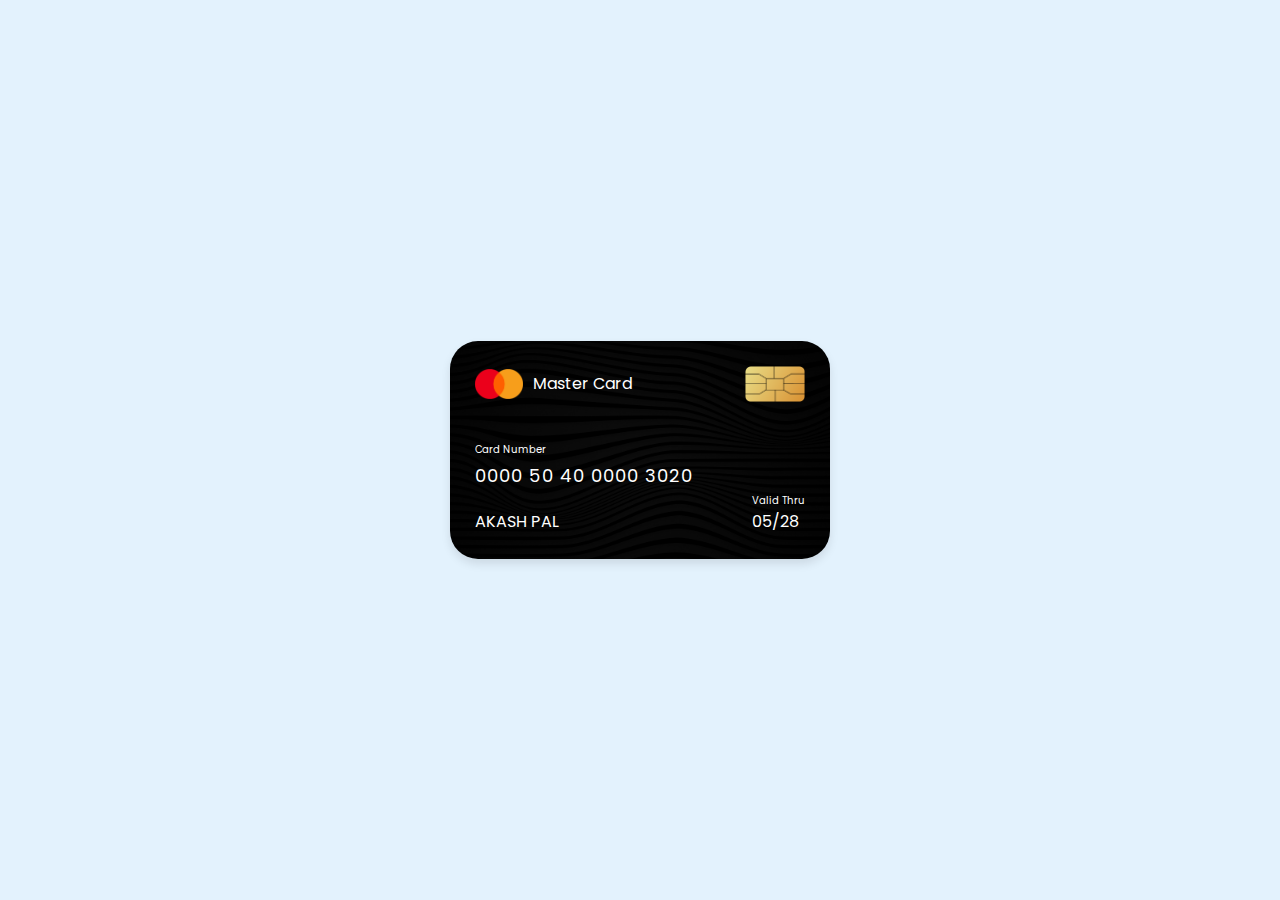
<file: HTML-CSS/CreditCard/index.html>
<!DOCTYPE html>
<html lang="en">
<head>
    <meta charset="UTF-8">
    <meta name="viewport" content="width=device-width, initial-scale=1.0">
    <link rel="stylesheet" href="style.css">
    <title>Credit Card</title>
</head>
<body>
    <div class="container">
        <header>
            <span class="logo">
                <img src="./images/logo.png" alt="">
                <h5>Master Card</h5>
            </span>
            <img src="./images/chip.png" alt="" class="chip">
        </header>

        <div class="card-details">
            <div class="name-number">
                <h6>Card Number</h6>
                <h5 class="number">0000 50 40 0000 3020</h5>
                <h5 class="name">AKASH PAL</h5>
            </div>
            <div class="valid-date">
                <h6>Valid Thru</h6>
                <h5>05/28</h5>
            </div>
        </div>
    </div>
</body>
</html>
</file>
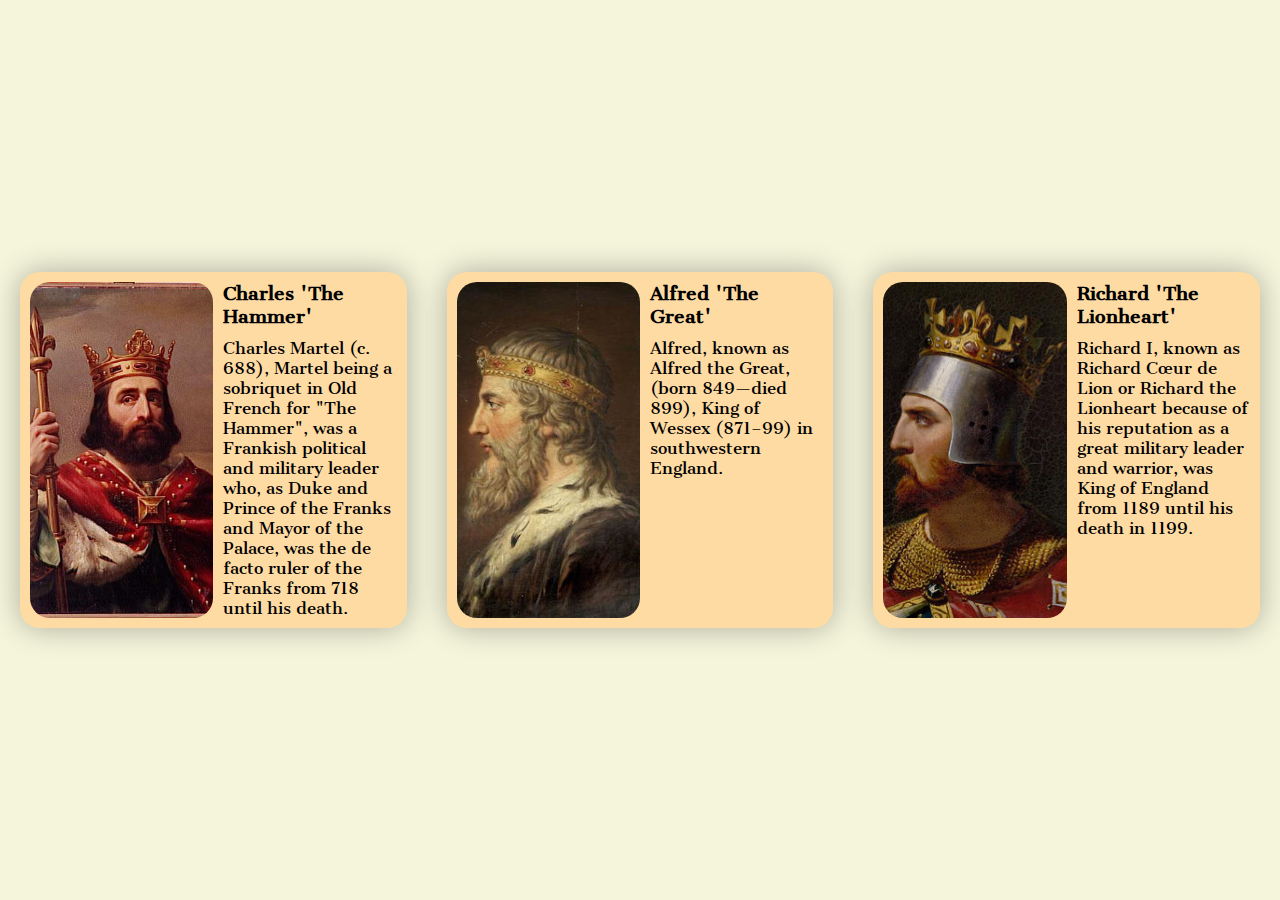
<file: HTML-CSS/GridHistoryCard/index.html>
<!DOCTYPE html>
<html lang="en">
<head>
    <meta charset="UTF-8">
    <meta name="viewport" content="width=device-width, initial-scale=1.0">
    <link rel="stylesheet" href="style.css">
    <title>Historical Grids</title>
</head>
<body>
    <div class="cards">
        <div class="card card-1">
            <div class="container">
                <img src="./image/Charles-Martel.jpg" alt="">
            </div>
            <div class="details">
                <h3>Charles 'The Hammer'</h3>
                <p>Charles Martel (c. 688), Martel being a sobriquet in Old French for "The Hammer", was a Frankish political and military leader who, as Duke and Prince of the Franks and Mayor of the Palace, was the de facto ruler of the Franks from 718 until his death.</p>
            </div>
        </div>
        <div class="card card-2">
            <div class="container">
                <img src="./image/alfred_the_great.jpg" alt="">
            </div>
            <div class="details">
                <h3>Alfred 'The Great'</h3>
                <p>Alfred, known as Alfred the Great, (born 849—died 899), King of Wessex (871–99) in southwestern England. </p>
            </div>
        </div>
        <div class="card card-3">
            <div class="container">
                <img src="./image/richard_lionheart.jpg" alt="">
            </div>
            <div class="details">
                <h3>Richard 'The Lionheart'</h3>
                <p>Richard I, known as Richard Cœur de Lion or Richard the Lionheart because of his reputation as a great military leader and warrior, was King of England from 1189 until his death in 1199.</p>
            </div>
        </div>
    </div>
</body>
</html>
</file>
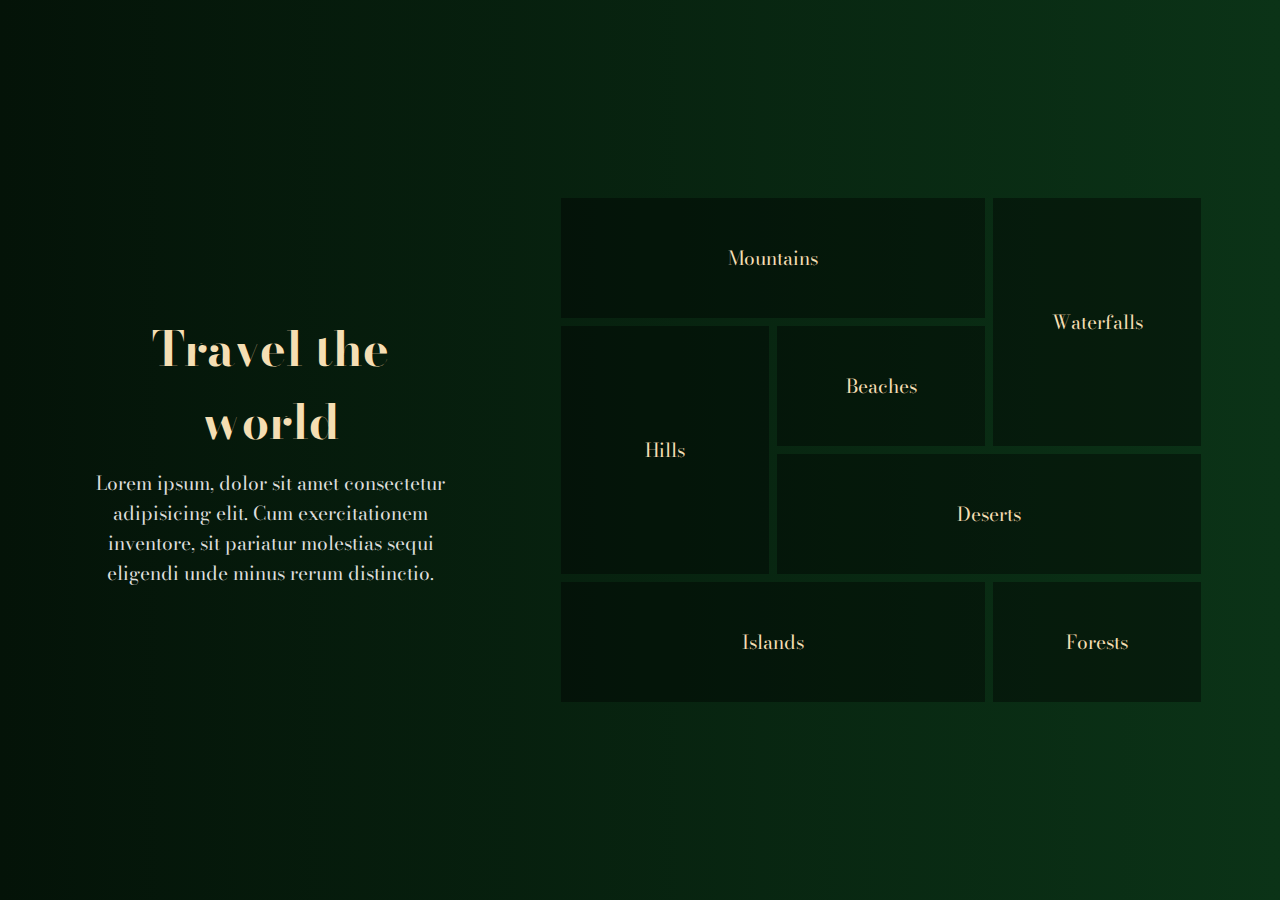
<file: HTML-CSS/TravelGrid/index.html>
<!DOCTYPE html>
<html lang="en">
<head>
    <meta charset="UTF-8">
    <meta name="viewport" content="width=device-width, initial-scale=1.0">
    <link rel="stylesheet" href="style.css">
    <title>Travel Card</title>
</head>
<body>
    <div class="container">
        <div class="left-text">
            <h2 class="heading">Travel the world</h2>
            <p class="sub-heading">Lorem ipsum, dolor sit amet consectetur adipisicing elit. Cum exercitationem inventore, sit pariatur molestias sequi eligendi unde minus rerum distinctio.</p>
        </div>
        <div class="gallery">
            <div class="box box-1" style="background-image: url(https://images.unsplash.com/photo-1464822759023-fed622ff2c3b?q=80&w=1740&auto=format&fit=crop&ixlib=rb-4.0.3&ixid=M3wxMjA3fDB8MHxwaG90by1wYWdlfHx8fGVufDB8fHx8fA%3D%3D);">Mountains</div>
            <div class="box box-2" style="background-image: url(https://images.unsplash.com/photo-1519582149095-fe7d19b2a3d2?q=80&w=1609&auto=format&fit=crop&ixlib=rb-4.0.3&ixid=M3wxMjA3fDB8MHxwaG90by1wYWdlfHx8fGVufDB8fHx8fA%3D%3D);">Waterfalls</div>
            <div class="box box-3" style="background-image: url(https://images.unsplash.com/photo-1580917388462-2e09d69dff51?q=80&w=1887&auto=format&fit=crop&ixlib=rb-4.0.3&ixid=M3wxMjA3fDB8MHxwaG90by1wYWdlfHx8fGVufDB8fHx8fA%3D%3D);">Hills</div>
            <div class="box box-4" style="background-image: url(https://plus.unsplash.com/premium_photo-1669748158379-b1460474807c?q=80&w=1740&auto=format&fit=crop&ixlib=rb-4.0.3&ixid=M3wxMjA3fDB8MHxwaG90by1wYWdlfHx8fGVufDB8fHx8fA%3D%3D);">Beaches</div>
            <div class="box box-5" style="background-image: url(https://images.unsplash.com/photo-1509316785289-025f5b846b35?q=80&w=1752&auto=format&fit=crop&ixlib=rb-4.0.3&ixid=M3wxMjA3fDB8MHxwaG90by1wYWdlfHx8fGVufDB8fHx8fA%3D%3D);">Deserts</div>
            <div class="box box-6" style="background-image: url(https://images.unsplash.com/photo-1590523741831-ab7e8b8f9c7f?q=80&w=1674&auto=format&fit=crop&ixlib=rb-4.0.3&ixid=M3wxMjA3fDB8MHxwaG90by1wYWdlfHx8fGVufDB8fHx8fA%3D%3D);">Islands</div>
            <div class="box box-7" style="background-image: url(https://images.unsplash.com/photo-1556648011-e01aca870a81?q=80&w=1887&auto=format&fit=crop&ixlib=rb-4.0.3&ixid=M3wxMjA3fDB8MHxwaG90by1wYWdlfHx8fGVufDB8fHx8fA%3D%3D);">Forests</div>
        </div>
    </div>
</body>
</html>
</file>
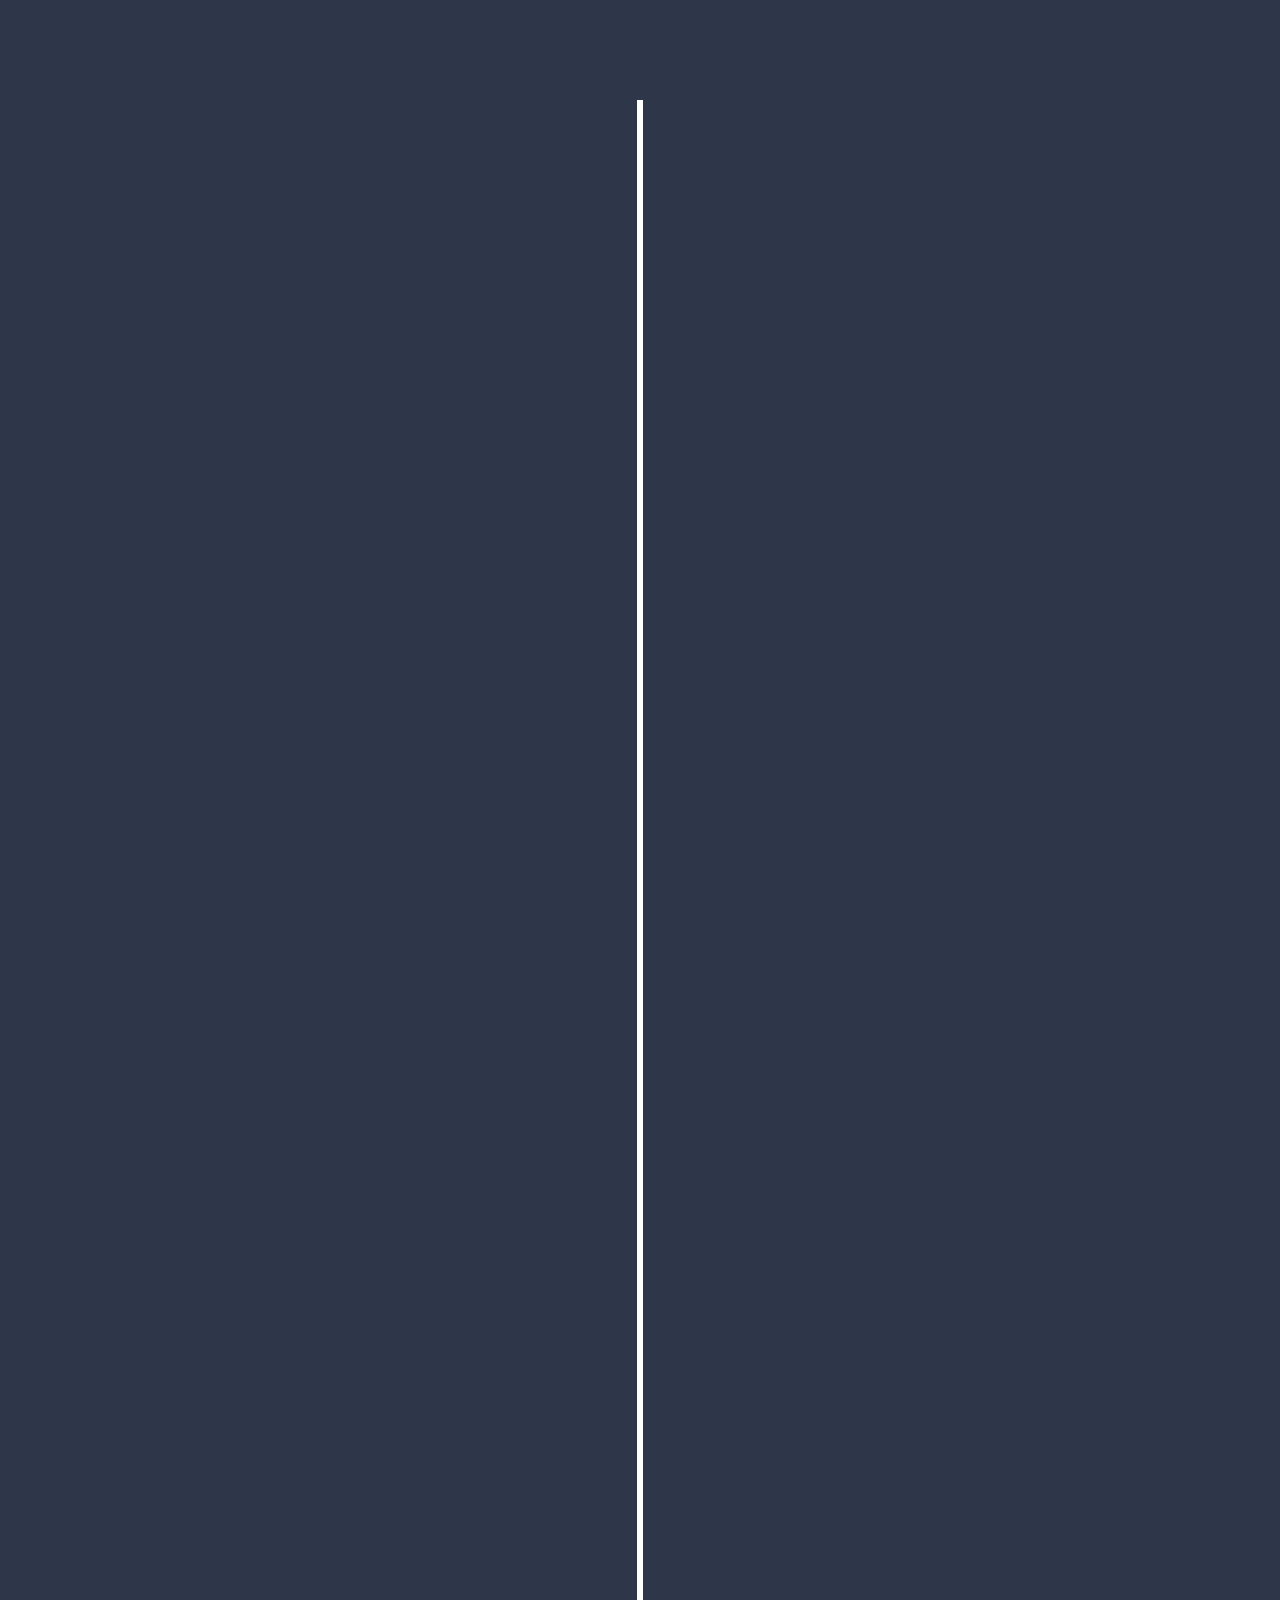
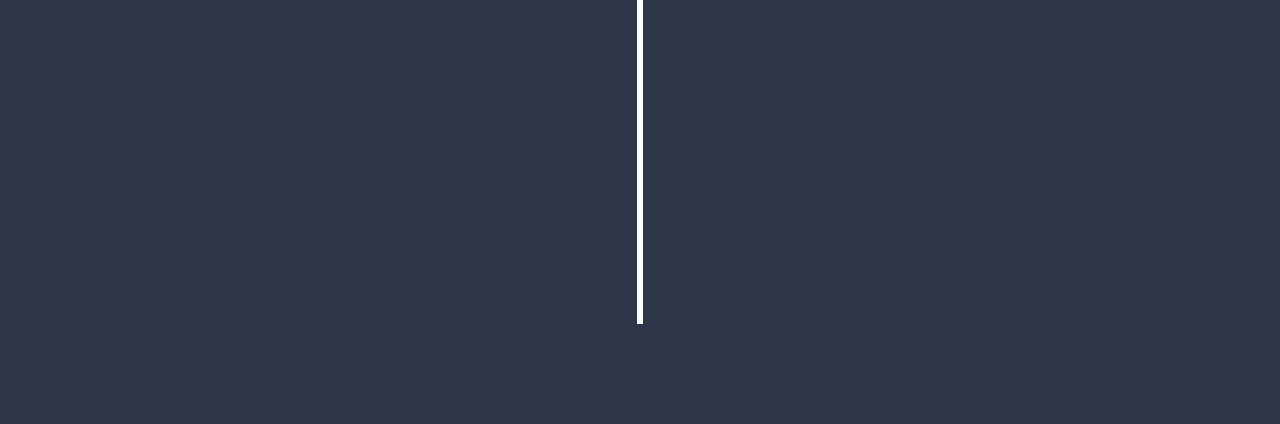
<file: HTML-CSS/WinTime/index.html>
<!DOCTYPE html>
<html lang="en">
<head>
    <meta charset="UTF-8">
    <meta name="viewport" content="width=device-width, initial-scale=1.0">
    <link rel="stylesheet" href="style.css">
    <title>Windows Timeline</title>
</head>
<body>
    <div class="timeline">
        <div class="container left-container">
            <img src="./image/1.0.png" alt="">
            <div class="text-box">
                <h2>Windows 1.0</h2>
                <small>1985</small>
                <p>Lorem, ipsum dolor sit amet consectetur adipisicing elit. Iusto, illum?</p>
                <span class="left-container-arrow"></span>
            </div>
        </div>
        <div class="container right-container">
            <img src="./image/2.0.png" alt="">
            <div class="text-box">
                <h2>Windows 2.0</h2>
                <small>1987</small>
                <p>Lorem, ipsum dolor sit amet consectetur adipisicing elit. Iusto, illum?</p>
                <span class="right-container-arrow"></span>

            </div>
        </div>
        <div class="container left-container">
            <img src="./image/NT.jpg" alt="">
            <div class="text-box">
                <h2>Windows NT</h2>
                <small>1990</small>
                <p>Lorem, ipsum dolor sit amet consectetur adipisicing elit. Iusto, illum?</p>
                <span class="left-container-arrow"></span>
            </div>
        </div>
        <div class="container right-container">
            <img src="./image/95.jpg" alt="">
            <div class="text-box">
                <h2>Windows 95</h2>
                <small>1995</small>
                <p>Lorem, ipsum dolor sit amet consectetur adipisicing elit. Iusto, illum?</p>
                <span class="right-container-arrow"></span>

            </div>
        </div>
        <div class="container left-container">
            <img src="./image/98.png" alt="">
            <div class="text-box">
                <h2>Windows 98</h2>
                <small>1998</small>
                <p>Lorem, ipsum dolor sit amet consectetur adipisicing elit. Iusto, illum?</p>
                <span class="left-container-arrow"></span>

            </div>
        </div>
        <div class="container right-container">
            <img src="./image/2000.png" alt="">
            <div class="text-box">
                <h2>Windows 2000</h2>
                <small>2000</small>
                <p>Lorem, ipsum dolor sit amet consectetur adipisicing elit. Iusto, illum?</p>
                <span class="right-container-arrow"></span>

            </div>
        </div>
        <div class="container left-container">
            <img src="./image/XP.jpg" alt="">
            <div class="text-box">
                <h2>Windows XP</h2>
                <small>2001</small>
                <p>Lorem, ipsum dolor sit amet consectetur adipisicing elit. Iusto, illum?</p>
                <span class="left-container-arrow"></span>

            </div>
        </div>
        <div class="container right-container">
            <img src="./image/vista.jpg" alt="">
            <div class="text-box">
                <h2>Windows Vista</h2>
                <small>2007</small>
                <p>Lorem, ipsum dolor sit amet consectetur adipisicing elit. Iusto, illum?</p>
                <span class="right-container-arrow"></span>

            </div>
        </div>
        <div class="container left-container">
            <img src="./image/7.jpg" alt="">
            <div class="text-box">
                <h2>Windows 7</h2>
                <small>2009</small>
                <p>Lorem, ipsum dolor sit amet consectetur adipisicing elit. Iusto, illum?</p>
                <span class="left-container-arrow"></span>

            </div>
        </div>
        <div class="container right-container">
            <img src="./image/8.png" alt="">
            <div class="text-box">
                <h2>Windows 8</h2>
                <small>2012</small>
                <p>Lorem, ipsum dolor sit amet consectetur adipisicing elit. Iusto, illum?</p>
                <span class="right-container-arrow"></span>

            </div>
        </div>
        <div class="container left-container">
            <img src="./image/10.jpg" alt="">
            <div class="text-box">
                <h2>Windows 10</h2>
                <small>2015</small>
                <p>Lorem, ipsum dolor sit amet consectetur adipisicing elit. Iusto, illum?</p>
                <span class="left-container-arrow"></span>

            </div>
        </div>
        <div class="container right-container">
            <img src="./image/11.png" alt="">
            <div class="text-box">
                <h2>Windows 11</h2>
                <small>2021</small>
                <p>Lorem, ipsum dolor sit amet consectetur adipisicing elit. Iusto, illum?</p>
                <span class="right-container-arrow"></span>

            </div>
        </div>
    </div>
</body>
</html>
</file>
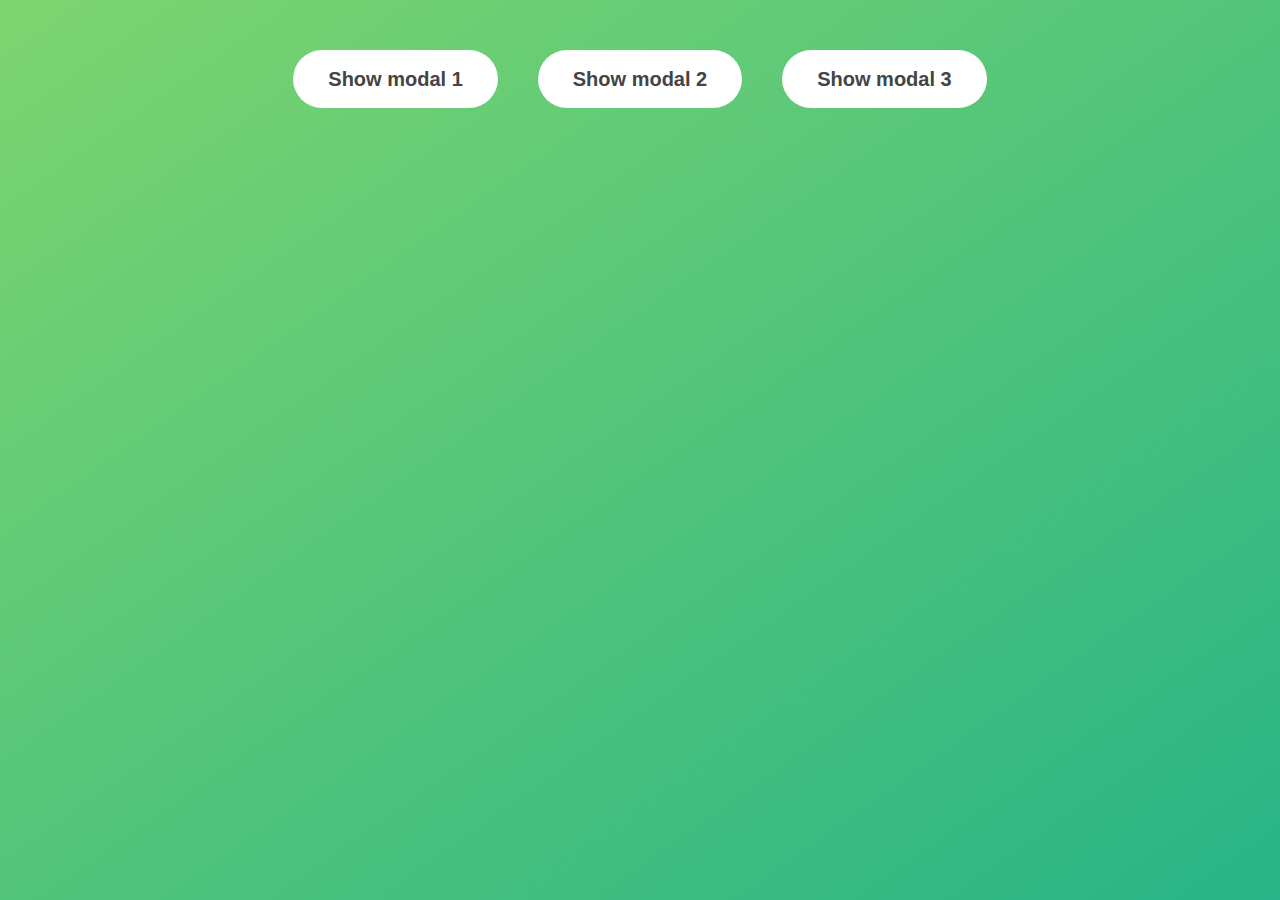
<file: JS/ModalWIndows/index.html>
<!DOCTYPE html>
<html lang="en">
  <head>
    <meta charset="UTF-8" />
    <meta name="viewport" content="width=device-width, initial-scale=1.0" />
    <meta http-equiv="X-UA-Compatible" content="ie=edge" />
    <link rel="stylesheet" href="style.css" />
    <title>Modal window</title>
  </head>
  <body>
    <button class="show-modal">Show modal 1</button>
    <button class="show-modal">Show modal 2</button>
    <button class="show-modal">Show modal 3</button>

    <div class="modal hidden">
      <button class="close-modal">&times;</button>
      <h1>I'm a modal window 😍</h1>
      <p>
        Lorem ipsum dolor sit amet, consectetur adipisicing elit, sed do eiusmod
        tempor incididunt ut labore et dolore magna aliqua. Ut enim ad minim
        veniam, quis nostrud exercitation ullamco laboris nisi ut aliquip ex ea
        commodo consequat. Duis aute irure dolor in reprehenderit in voluptate
        velit esse cillum dolore eu fugiat nulla pariatur. Excepteur sint
        occaecat cupidatat non proident, sunt in culpa qui officia deserunt
        mollit anim id est laborum.
      </p>
    </div>
    <div class="overlay hidden"></div>

    <script src="script.js"></script>
  </body>
</html>
</file>
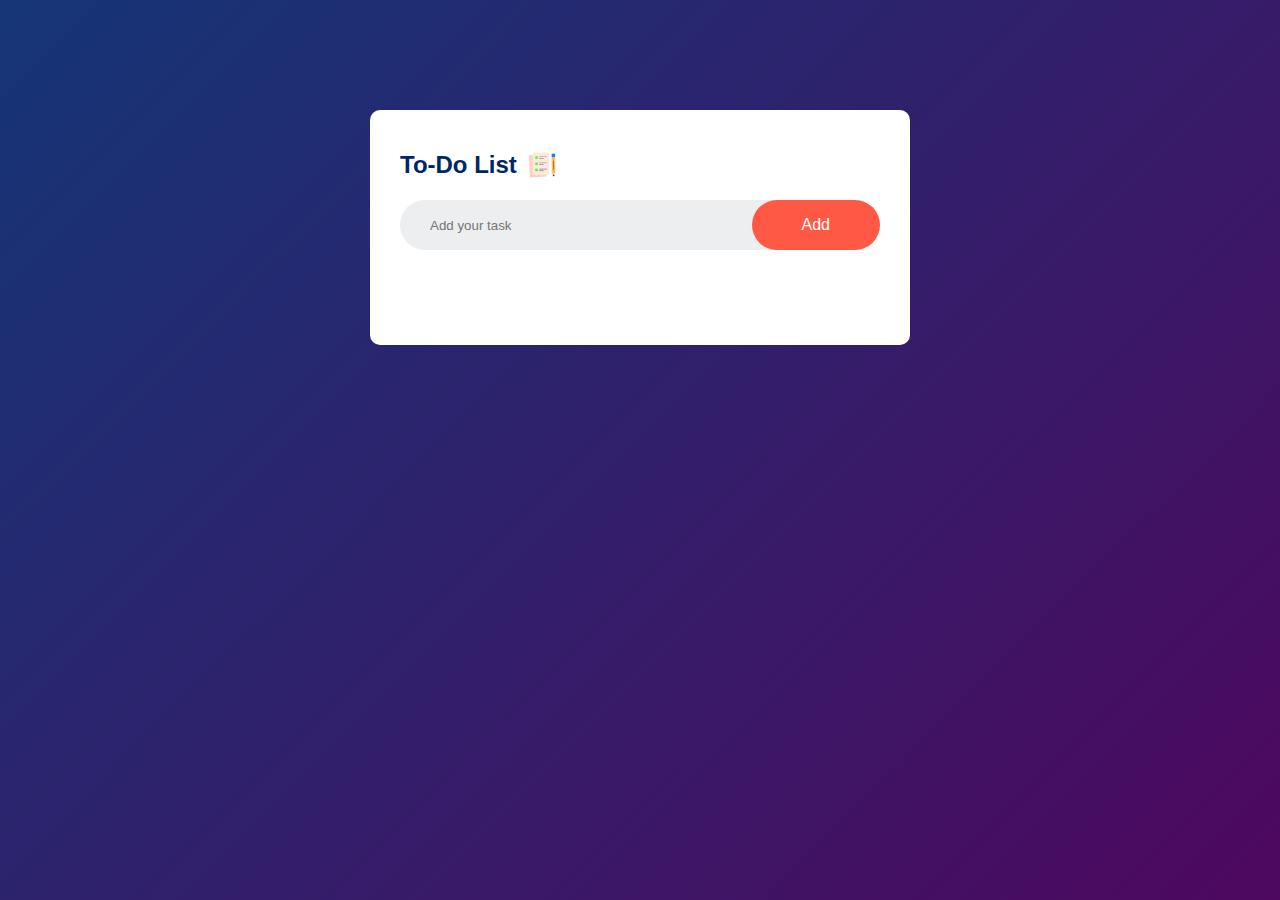
<file: JS/TODO/index.html>
<!DOCTYPE html>
<html lang="en">
<head>
    <meta charset="UTF-8">
    <meta name="viewport" content="width=device-width, initial-scale=1.0">
    <title>To-Do List</title>
    <link rel="stylesheet" href="style.css">
</head>
<body>
    <div class="container">
        <div class="todo-app">
            <h2>To-Do List <img src="images/icon.png" alt=""></h2>
            <div class="row">
                <input type="text" id="input-box" placeholder="Add your task">
                <button onclick="addTask()">Add</button>
            </div>
            <ul id="list-container">
                <!-- <li class="checked">Task 1</li>
                <li>Task 2</li>
                <li>Task 3</li> -->

            </ul>
        </div>
    </div>
    <script src="script.js"></script>
</body>
</html>
</file>
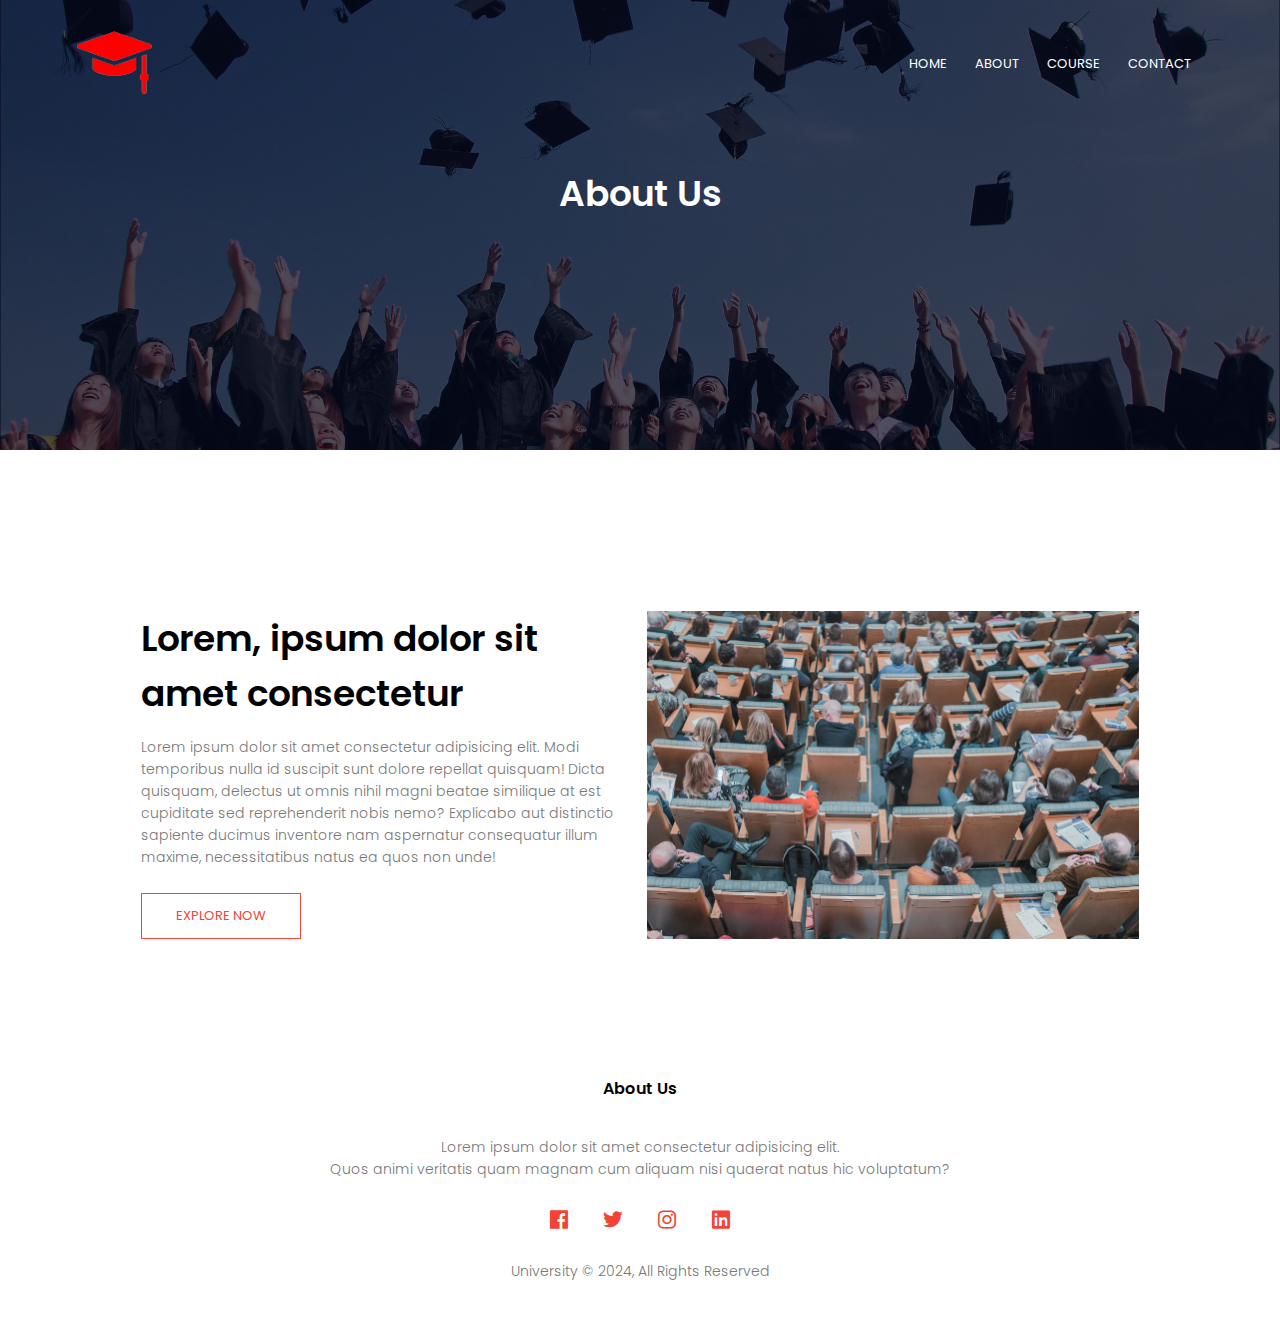
<file: HTML-CSS/UniversityWebPage/about.html>
<!DOCTYPE html>
<html lang="en">
<head>
    <meta charset="UTF-8">
    <meta name="viewport" content="width=device-width, initial-scale=1.0">
    <link rel="stylesheet" href="./asset/style.css">
    <link href='https://unpkg.com/boxicons@2.1.4/css/boxicons.min.css' rel='stylesheet'>
    <title>University Webpage</title>
</head>
<body>
    <section class="sub-header">
        <nav>
            <a href="index.html"><img src="./asset/image/logo.png" alt=""></a>
            <div class="nav-links">
                <i class='bx bx-right-arrow-alt'></i>
                <ul>
                    <li><a href="./index.html">Home</a></li>
                    <li><a href="./about.html">About</a></li>
                    <li><a href="">Course</a></li>
                    <li><a href="">Contact</a></li>
                </ul>
            </div>
            <i class='bx bx-menu'></i>
        </nav>
        <h1>About Us</h1>

    </section>

    <!-- about us content -->

    <section class="about-us">
        <div class="row">
            <div class="about-col">
                <h1>Lorem, ipsum dolor sit amet consectetur</h1>
                <p>Lorem ipsum dolor sit amet consectetur adipisicing elit. Modi temporibus nulla id suscipit sunt dolore repellat quisquam! Dicta quisquam, delectus ut omnis nihil magni beatae similique at est cupiditate sed reprehenderit nobis nemo? Explicabo aut distinctio sapiente ducimus inventore nam aspernatur consequatur illum maxime, necessitatibus natus ea quos non unde!</p>
                <a href="" class="hero-btn red-btn">EXPLORE NOW</a>
            </div>
            <div class="about-col">
                <img src="./asset/image/about.jpg" alt="">
            </div>
        </div>
    </section>



    <section class="footer">
        <h4>About Us</h4>
        <p>Lorem ipsum dolor sit amet consectetur adipisicing elit. <br> Quos animi veritatis quam magnam cum aliquam nisi quaerat natus hic voluptatum?</p>
        <div class="icons">
            <i class='bx bxl-facebook-square' ></i>
            <i class='bx bxl-twitter' ></i>
            <i class='bx bxl-instagram' ></i>
            <i class='bx bxl-linkedin-square' ></i>
        </div>
        <p>University &copy; 2024, All Rights Reserved</p>
    </section>
</body>
</html>
</file>
<file: HTML-CSS/CreditCard/style.css>
@import url('https://fonts.googleapis.com/css2?family=Poppins:ital,wght@0,100;0,200;0,300;0,400;0,500;0,600;0,700;0,800;0,900;1,100;1,200;1,300;1,400;1,500;1,600;1,700;1,800;1,900&display=swap');

*{
    margin: 0;
    padding: 0;
    box-sizing: border-box;
    font-family: "Poppins", sans-serif;
}

body{
    min-height: 100vh;
    display: flex;
    align-items: center;
    justify-content: center;
    background: #e3f2fd;
}

.container{
    position: relative;
    background-image: url("./images/bg.png");
    background-size: cover;
    padding: 25px;
    border-radius: 28px;
    max-width: 380px;
    width: 100%;
    box-shadow: 0 5px 10px rgba(0, 0, 0, 0.1);
}

header, .logo{
    display: flex;
    align-items: center;
    justify-content: space-between;
}

.logo img{
    width: 48px;
    margin-right: 10px;
}

header .chip{
    width: 60px;
}

h5{
    color: #fff;
    font-weight:400;
    font-size: 16px;
}

h6{
    color: #fff;
     font-size: 10px;
     font-weight: 400;
}

.container .card-details{
    display: flex;
    margin-top: 40px;
    justify-content: space-between;
    align-items: flex-end;
}

h5.number{
    margin-top: 4px;
    font-size: 18px;
    letter-spacing: 1px;
}

h5.name{
    margin-top: 20px;
}
</file>
<file: HTML-CSS/GridHistoryCard/style.css>
@import url('https://fonts.googleapis.com/css2?family=Cantata+One&display=swap');

*{
    padding: 0;
    margin: 0;
    box-sizing: border-box;
    font-family: "Cantata One", serif;
}

body{
    background-color: rgb(245, 245, 220);
    height: 100vh;
    display: grid;
    place-items: center center;
}

.cards{
    display: grid;
    grid-template-columns: repeat(3,1fr);
    padding: 20px;
    gap: 40px;
}

.card{
    display: grid;
    grid-template-columns: repeat(2,1fr);
    background-color: rgb(255, 219, 164);
    border-radius: 20px;
    box-shadow: 0 0 30px rgba(0, 0, 0, 0.299);
    padding: 10px;
}

.container{
    position: relative;
}

img{
    width: 100%;
    height: 100%;
    border-radius: 20px;
    object-fit: cover;
}

.details{
    padding-left: 10px;
}

.details h3{
    font-size: 18px;
    padding-bottom: 10px;
}

.card:hover{
    box-shadow: 0 0 30px rgba(0, 0, 0, 0.452);
    transition: 0.7s ease;
}

@media(max-width:1250px){
    .cards{
        grid-template-columns: 1fr;
    }
    img{
        position: relative;
        padding-bottom: 10px;
        object-fit: cover;
    }
    .card{
        grid-template-columns: 250px;
        grid-template-rows: 18rem;
        height: 100%;
    }

    .details h3{
        text-align: center;
    }

}
</file>
<file: HTML-CSS/TravelGrid/style.css>
@import url('https://fonts.googleapis.com/css2?family=Bodoni+Moda:ital,opsz,wght@0,6..96,400..900;1,6..96,400..900&display=swap');

*{
    margin: 0;
    padding: 0;
    box-sizing: border-box;
    font-family: "Bodoni Moda", serif;
}

body{
    font-size: 1.2rem;
}

.container{
    min-height: 100vh;
    display: flex;
    justify-content: space-evenly;
    align-items: center;
    gap: 20px;
    background: linear-gradient(to right, #041308, #0b3317);
}

.left-text{
    flex-basis: 30%;
}

.heading{
    font-size: 3rem;
    color: wheat;
    text-align: center;
}

.sub-heading{
    color: #ddd;
    margin-top: 10px;
    text-align: center;
}

.gallery{
    flex-basis: 50%;
    display: grid;
    gap: 8px;
    grid-template-columns: repeat(3,1fr);
    grid-auto-rows: 120px;
}

.box{
    background-size: cover;
    background-position: top;
    color: wheat;
    display: flex;
    justify-content: center;
    align-items: center;
    background-color: rgba(0, 0, 0, 0.4);
    background-blend-mode: overlay;
    transition: all 0.5s ease-in-out;
    cursor: pointer;
}


.box-1{
    grid-column: span 2;
    background-position: top;
    /* grid-row: span 2; */
}

.box-2{
    grid-row: span 2;
    background-position: bottom;
}

.box-3{
    grid-row: span 2;
    background-position: bottom;
}

.box-4{
    background-position: bottom;
}

.box-5{
    grid-column: span 2;
    background-position: bottom;
}

.box-6{
    grid-column: 1/3;
    background-position: bottom;
}

.box-7{
    grid-column: 3/-1;
    grid-row: 4/5;
    background-position: top;
}

.box:hover{
    background-color: #999;
    background-position: center;
    box-shadow: 0 0 4px #fff;
}

@media screen and (max-width:1024px){
    .container{
        flex-direction: column;
        padding: 10px;
    }
    .gallery{
        width: 100%;
        padding: 10px;
        grid-auto-rows: 220px;
    }

    .box{
        grid-row: span 1;
        grid-column: span 3;
    }
}
</file>
<file: HTML-CSS/WinTime/style.css>
*{
    margin: 0;
    padding: 0;
    font-family: 'Poppins', sans-serif;
    box-sizing: border-box;
}

body{
    background: #2e364a;
}

.timeline{
    position: relative;
    max-width: 1200px;
    margin: 100px auto;
}

.container{
    padding: 10px 50px;
    position: relative;
    width: 50%;
    /* background: rgba(0, 0, 0, 0.3); */
    animation: movedown 1s linear forwards;
    opacity: 0;
}

@keyframes movedown {
    0%{
        opacity: 1;
        transform: translateY(-30px);
    }
    100%{
        opacity: 1;
        transform: translateY(0px);
    }
    
}

.container:nth-child(1){
    animation-delay: 0s;
}

.container:nth-child(2){
    animation-delay: 1s;
}

.container:nth-child(3){
    animation-delay: 2s;
}

.container:nth-child(4){
    animation-delay: 3s;
}

.container:nth-child(5){
    animation-delay: 4s;
}

.container:nth-child(6){
    animation-delay: 5s;
}

.container:nth-child(7){
    animation-delay: 6s;
}

.container:nth-child(8){
    animation-delay: 7s;
}

.container:nth-child(9){
    animation-delay: 8s;
}

.container:nth-child(10){
    animation-delay: 9s;
}

.container:nth-child(11){
    animation-delay: 10s;
}

.container:nth-child(12){
    animation-delay: 11s;
}

.text-box{
    padding: 20px 30px;
    background: #fff;
    position: relative;
    border-radius: 6px;
    font-size: 15px;
}

.left-container{
    left: 0;
}

.right-container{
    left: 50%;
}

.container img{
    position: absolute;
    width: 50px;
    height: 50px;
    border-radius:50%;
    right: -25px;
    top: 32px;
    object-fit: cover;
    z-index: 10;
    background: #fff;
}

.right-container img{
    left: -25px;
}

.timeline::after{
    content: "";
    position: absolute;
    width: 6px;
    height: 100%;
    background: #fff;
    top: 0;
    left: 50%;
    margin-left: -3px;
    z-index: -1;
    animation: moveline 12s linear forwards;
}

@keyframes moveline {
    0%{
        height: 0;
    }
    100%{
        height: 100%;
    }
    
}

.text-box h2{
    font-weight: 600;
}

.text-box small{
    display: inline-block;
    margin-bottom: 15px;
}

.left-container-arrow{
    height: 0;
    width: 0;
    position: absolute;
    top: 28px;
    z-index: 1;
    border-top: 15px solid transparent;
    border-bottom: 15px solid transparent;
    border-left: 15px solid #fff;
    right: -15px;
}

.right-container-arrow{
    height: 0;
    width: 0;
    position: absolute;
    top: 28px;
    z-index: 1;
    border-top: 15px solid transparent;
    border-bottom: 15px solid transparent;
    border-right: 15px solid #fff;
    left: -15px;
}

@media screen and (max-width:600px){
    
    .timeline{
        margin: 50px auto;
    }

    .timeline::after{
        left: 31px;
    }

    .container{
        width: 100%;
        padding-left: 80px;
        padding-right: 25px;
    }

    .text-box{
        font-size: 13px;
    }

    .text-box small{
        margin-bottom: 10px;
    }
    
    .right-container{
        left: 0;
    }

    .left-container img, .right-container img{
        left: 10px;
    }

    .left-container-arrow, .right-container-arrow{
        border-right: 10px solid #fff;
        border-left: 0;
        left: -15px;
    }
}
</file>
<file: JS/ModalWIndows/style.css>
* {
  margin: 0;
  padding: 0;
  box-sizing: inherit;
}

html {
  font-size: 62.5%;
  box-sizing: border-box;
}

body {
  font-family: sans-serif;
  color: #333;
  line-height: 1.5;
  height: 100vh;
  position: relative;
  display: flex;
  align-items: flex-start;
  justify-content: center;
  background: linear-gradient(to top left, #28b487, #7dd56f);
}

.show-modal {
  font-size: 2rem;
  font-weight: 600;
  padding: 1.75rem 3.5rem;
  margin: 5rem 2rem;
  border: none;
  background-color: #fff;
  color: #444;
  border-radius: 10rem;
  cursor: pointer;
}

.close-modal {
  position: absolute;
  top: 1.2rem;
  right: 2rem;
  font-size: 5rem;
  color: #333;
  cursor: pointer;
  border: none;
  background: none;
}

h1 {
  font-size: 2.5rem;
  margin-bottom: 2rem;
}

p {
  font-size: 1.8rem;
}

/* -------------------------- */
/* CLASSES TO MAKE MODAL WORK */
.hidden {
  display: none;
}

.modal {
  position: absolute;
  top: 50%;
  left: 50%;
  transform: translate(-50%, -50%);
  width: 70%;

  background-color: white;
  padding: 6rem;
  border-radius: 5px;
  box-shadow: 0 3rem 5rem rgba(0, 0, 0, 0.3);
  z-index: 10;
}

.overlay {
  position: absolute;
  top: 0;
  left: 0;
  width: 100%;
  height: 100%;
  background-color: rgba(0, 0, 0, 0.6);
  backdrop-filter: blur(3px);
  z-index: 5;
}
</file>
<file: JS/TODO/style.css>
*{
    margin: 0;
    padding: 0;
    font-family: 'Poppins', sans-serif;
    box-sizing: border-box;
}

.container{
    width: 100%;
    min-height: 100vh;
    background: linear-gradient(135deg, #153677, #4e085f);
    padding: 10px;
}

.todo-app{
    width: 100%;
    max-width: 540px;
    background: #fff;
    margin: 100px auto 20px;
    padding: 40px 30px 70px;
    border-radius: 10px;
}

.todo-app h2{
    color: #002765;
    display: flex;
    align-items: center;
    margin-bottom: 20px;
}

.todo-app h2 img{
    width: 30px;
    margin-left: 10px;
}

.row{
    display: flex;
    align-items: center;
    justify-content: space-between;
    background: #edeef0;
    border-radius: 30px;
    padding-left: 20px;
    margin-bottom: 25px;
}

input{
    flex: 1;
    border: none;
    outline: none;
    background: transparent;
    padding: 10px;
    font-weight: 14px;
}

button{
    border: none;
    outline: none;
    padding: 16px 50px;
    background: #ff5945;
    color: #fff;
    font-size: 16px;
    cursor: pointer;
    border-radius: 40px;
}

ul li{
    list-style: none;
    font-size: 17px;
    padding: 12px 8px 12px 50px;
    user-select: none;
    cursor: pointer;
    position: relative;
}

ul li::before{
    content: '';
    position: absolute;
    height: 28px;
    width: 28px;
    border-radius: 50%;
    background-image: url(images/unchecked.png);
    background-size: cover;
    background-position: center;
    top: 8px;
    left: 8px;

}

ul li.checked{
    color: #555;
    text-decoration: line-through;
}

ul li.checked::before{
    background-image: url(images/checked.png);

}

ul li span{
    position: absolute;
    right: 0;
    top: 5px;
    width: 40px;
    height: 40px;
    font-size: 22px;
    color: #555;
    line-height: 40px;
    text-align: center;
    border-radius: 50%;
}

ul li span:hover{
    background: #edeef0;
}
</file>
<file: HTML-CSS/UniversityWebPage/asset/style.css>
@import url('https://fonts.googleapis.com/css2?family=Open+Sans:ital,wght@0,300..800;1,300..800&family=Poppins:ital,wght@0,100;0,200;0,300;0,400;0,500;0,600;0,700;0,800;0,900;1,100;1,200;1,300;1,400;1,500;1,600;1,700;1,800;1,900&display=swap');

*{
    margin: 0;
    padding: 0;
    font-family: "Poppins", sans-serif;
    right: 0;
}

.header{
    min-height: 100vh;
    width: 100%;
    background-image: linear-gradient(rgba(4,9,30,0.7), rgba(4,9,30,0.7)), url(./image/banner.png);
    background-position: center;
    background-color: cover;
    position: relative;
}

.header img{
    width: 75px;
}


/* navbar styling */

nav{
    display: flex;
    padding: 2% 6%;
    justify-content: space-between;
    align-items: center;
}

nav img{
    width: 150px;
}

.nav-links{
    flex: 1;
    text-align: right;
}

.nav-links ul li{
    list-style: none;
    display: inline-block;
    padding: 8px 12px;
    position: relative;
}

.nav-links ul li a{
    color: #fff;
    text-decoration: none;
    font-size: 13px;
    text-transform: uppercase;
    
}

.nav-links ul li::after{
    content: "";
    width: 0%;
    height: 2px;
    background: #f44336;
    display: block;
    margin: auto;
    transition: 0.2s;
}

.nav-links ul li:hover::after{
    width: 100%;
}

.text-box{
    width: 90%;
    color: #fff;
    position: absolute;
    top: 50%;
    left: 50%;
    transform: translate(-50%, -50%);
    text-align: center;
}

.text-box h1{
    font-size: 62px;
}

.text-box p{
    margin: 10px 0 40px;
    font-size: 14px;
    color: #fff;
}

.hero-btn{
    display: inline-block;
    text-decoration: none;
    color: #fff;
    border: 1px solid #fff;
    padding: 12px 34px;
    font-size: 13px;
    background: transparent;
    position: relative;
    cursor: pointer;
}

.hero-btn:hover{
    border: 1px solid #f44336;
    background: #f44336;
    transition: 0.5s;
}

nav .bx{
    display: none;
}


/* media queries */

@media (max-width: 700px){
    .text-box h1{
        font-size: 20px;
    }

    .nav-links ul li{
        /* display: block; */
        display: none;
    }

    /* .nav-links{
        position: absolute;
        background: #f44336;
        height: 100vh;
        width: 200px;
        top: 0;
        right: -200px;
        text-align: left;
        z-index: 2;
    } */

    /* nav .bx-right-arrow-alt{
        display: block;
        color: #fff;
        margin: 10px;
        font-size: 22px;
        cursor: pointer;
    } */

    nav .bx-menu{
        display: block;
        color: #fff;
        font-size: 22px;
    }

    /* .nav-links ul{
        padding: 30px;
    } */
}


/* course styling */

.course{
    width: 80%;
    margin: auto;
    text-align: center;
    padding-top: 100px;
}

h1{
    font-size: 36px;
    font-weight: 600;
}

p{
    color: #777;
    font-size: 14px;
    font-weight: 300;
    line-height: 22px;
    padding: 10px;
}

.row{
    margin-top: 5%;
    display: flex;
    justify-content: space-evenly;
}

.course-col{
    flex-basis: 31%;
    background: #fff3f3;
    border-radius: 10px;
    margin-bottom: 5%;
    padding: 20px 12px;
    box-sizing: border-box;
    transition: 0.5s;
}

h3{
    text-align: center;
    font-weight: 600;
    margin: 10px 0;
}

.course-col:hover{
    box-shadow: 0 0 20px 0px rgba(0,0,0,0.2);
}

@media(max-width:700px){
    .row{
        flex-direction: column;
    }
}

/* campus styling */
 .campus{
    width: 80%;
    margin: auto;
    text-align: center;
    padding: 50px;
 }

 .campus img{
    height: 100%;
    width: 100%;
 }

 .campus-col{
    flex-basis: 32%;
    border-radius: 10px;
    margin-bottom: 30px;
    position: relative;
    overflow: hidden;

 }

 .layer{
    height: 100%;
    width: 100%;
    position: absolute;
    top: 0;
    left: 0;
    transition: 0.5s;
 }

 .layer:hover{
    background: rgba(226,0,0,0.7);
 }

 .layer h3{
    width: 100%;
    font-weight: 500;
    color: #fff;
    font-size: 26px;
    bottom: 0;
    left: 50%;
    transform: translate(-50%);
    position: absolute;
    opacity: 0;
    transition: 0.5s;
 }

 .layer:hover  h3{
    bottom: 49%;
    opacity: 1;
}

/* facilities styling */

.facilities{
    width: 80%;
    margin: auto;
    text-align: center;
    padding-top: 50px;
}


.facilities-col{
    display: flex;
    flex-direction: column;
    align-items: center;
    flex-basis: 31%;
    border-radius: 10px;
    margin-bottom: 5%;
    text-align: left;
    margin: 15px;
}

.facilities-col img{
    width: 90%;;
    border-radius: 10px;
    height: 60%;
    object-fit: cover;
}

.facilities-col p{
    padding: 10px
}

.facilities-col h3{
    margin-top: 16px;
    margin-bottom: 15px;
    text-align: left;
}

/* contact styling */

.cta{
    margin: 100px auto;
    width: 80%;
    background-image: linear-gradient(rgba(0,0,0,0.7), rgba(0,0,0,0.7)), url(./image/banner2.jpg);
    background-position: center;
    background-size: cover;
    border-radius: 10px;
    text-align: center;
    padding: 100px 0;
}

.cta h1{
    color: #fff;
    margin-bottom: 40px;
    padding: 0;
}

@media(max-width: 700px){
    .cta h1{
        font-size: 24px;
    }
}

/* footer styling */

.footer{
    width: 100%;
    text-align: center;
    padding: 30px 0;
}

.footer h4{
    margin-bottom: 25px;
    margin-top: 20px;
    font-weight: 600;
}

.icons .bx{
    color: #f44336;
    margin: 0 13px;
    cursor: pointer;
    padding: 18px 0;
    font-size: 1.5rem;
}

/* about page styling */

.sub-header{
    height: 50vh;
    width: 100%;
    background-image: linear-gradient(rgba(4,9,30,0.7),rgba(4,9,30,0.7)), url(./image/background.jpg);
    background-position: center;
    background-size: cover;
    text-align: center;
    color: #fff;
}

.sub-header img{
    width: 75px;
}

.sub-header h1{
    margin-top: 40px;
}

.about-us{
    width: 80%;
    margin: auto;
    padding-top: 80px;
    padding-bottom: 50px;
}

.about-col{
    flex-basis: 48%;
    padding: 30px 2px;
}

.about-col img{
    width: 100%;
}

.about-col h1{
    padding: 0;
}

.about-col p{
    padding: 15px 0 25px;
}

.red-btn{
    border: 1px solid #f44336;
    background: transparent;
    color: #f44336;
}

.red-btn:hover{
    color: #fff;
}
</file>
